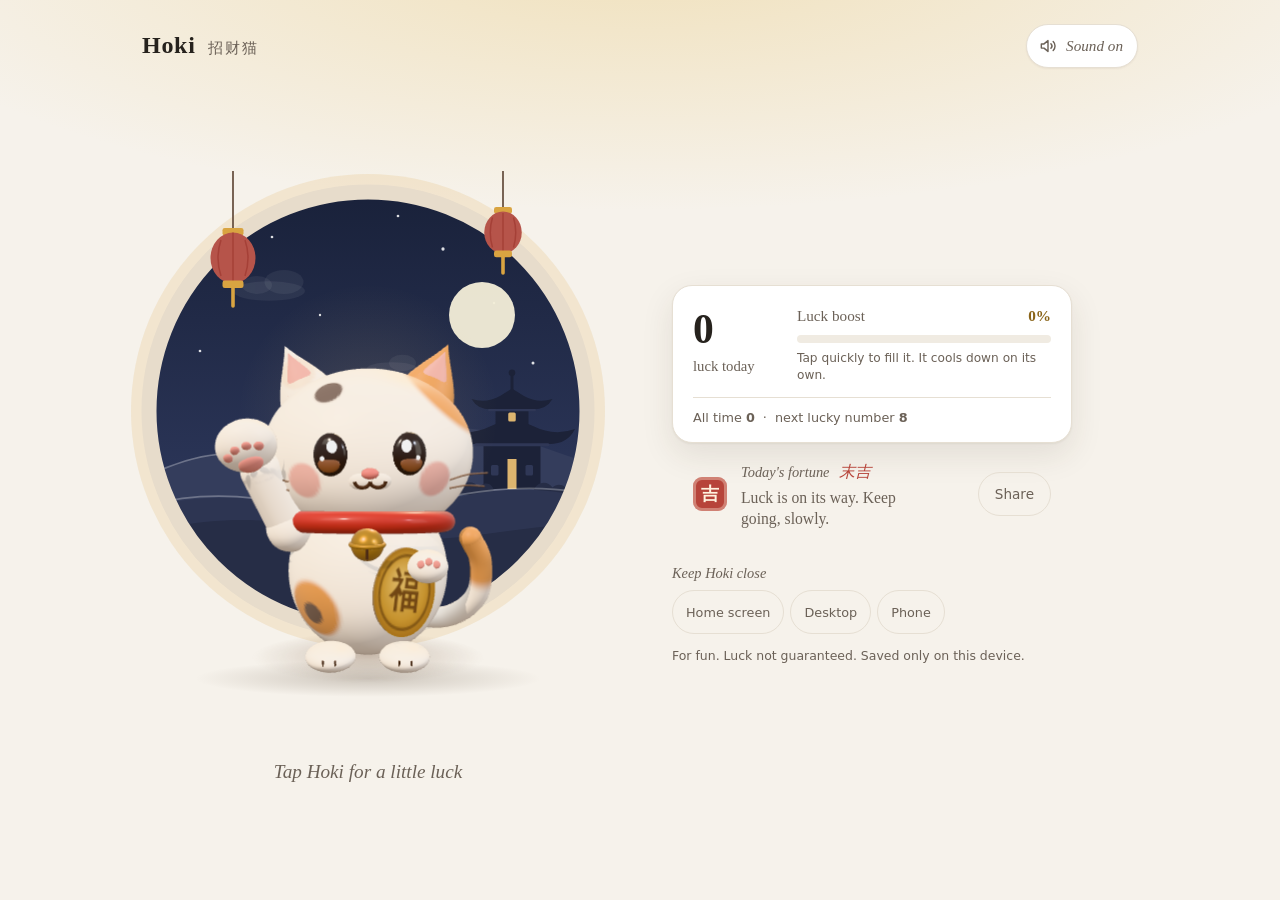
<file: index.html>
<!doctype html>
<html lang="en" data-time="day">
<head>
  <meta charset="utf-8">
  <meta name="viewport" content="width=device-width, initial-scale=1, viewport-fit=cover">
  <title>Hoki - tap the lucky cat for a luck boost</title>
  <meta name="description" content="A waving Chinese lucky cat (招财猫) for your home screen or desktop. Tap it for a luck boost. Offline, no account.">
  <meta name="theme-color" content="#f6f2eb" media="(prefers-color-scheme: light)">
  <meta name="theme-color" content="#221b16" media="(prefers-color-scheme: dark)">
  <link rel="manifest" href="manifest.webmanifest">
  <link rel="icon" href="assets/icon.svg" type="image/svg+xml">
  <link rel="apple-touch-icon" href="assets/icon-180.png">
  <meta name="apple-mobile-web-app-capable" content="yes">
  <meta name="apple-mobile-web-app-status-bar-style" content="default">
  <meta name="apple-mobile-web-app-title" content="Hoki">
  <link rel="stylesheet" href="css/style.css?v=3.2.0">
</head>
<body>
  <header class="top">
    <h1 class="brand">Hoki <span lang="zh">招财猫</span></h1>
    <button id="sound" class="sound-btn" type="button" aria-pressed="true">
      <svg viewBox="0 0 24 24" aria-hidden="true" focusable="false">
        <path d="M4 9.5h3.2L12 5.5v13l-4.8-4H4z"/>
        <path class="wave" d="M15.5 9.2a4 4 0 0 1 0 5.6M18.2 6.6a7.6 7.6 0 0 1 0 10.8"/>
        <path class="mute" d="M16 9.5l5 5M21 9.5l-5 5"/>
      </svg>
      <span id="sound-label">Sound on</span>
    </button>
  </header>

  <main class="stage" id="stage">
    <svg class="scene" viewBox="0 0 320 320" aria-hidden="true" focusable="false">
      <defs>
        <linearGradient id="sky" x1="0" y1="0" x2="0" y2="1">
          <stop offset="0" class="sky-top"/>
          <stop offset="0.62" class="sky-mid"/>
          <stop offset="1" class="sky-low"/>
        </linearGradient>
        <clipPath id="gate"><circle cx="160" cy="160" r="146"/></clipPath>
      </defs>
      <circle cx="160" cy="160" r="158" class="gate-halo"/>
      <g clip-path="url(#gate)">
        <rect width="320" height="320" fill="url(#sky)"/>
        <g class="stars">
          <circle cx="62" cy="70" r="1.2"/><circle cx="96" cy="44" r="0.9"/><circle cx="210" cy="52" r="1.1"/>
          <circle cx="244" cy="88" r="0.8"/><circle cx="128" cy="96" r="0.8"/><circle cx="270" cy="128" r="1"/>
          <circle cx="48" cy="120" r="0.9"/><circle cx="180" cy="30" r="0.9"/>
        </g>
        <circle class="orb" cx="236" cy="96" r="22"/>
        <g class="cloud">
          <ellipse cx="94" cy="80" rx="24" ry="6.5"/><ellipse cx="104" cy="74" rx="13" ry="8"/><ellipse cx="86" cy="76" rx="10" ry="6"/>
          <ellipse cx="176" cy="132" rx="17" ry="4.5"/><ellipse cx="183" cy="128" rx="9" ry="5.5"/>
        </g>
        <path class="hill-far" d="M0 212 C40 186 76 180 112 196 C142 208 170 176 210 172 C246 168 280 188 320 198 L320 320 L0 320 Z"/>
        <path class="hill-rim" d="M10 205 C44 187 76 183 110 196 M150 191 C172 178 196 172 224 173"/>
        <g class="temple">
          <rect x="237" y="181" width="38" height="31"/>
          <path d="M214 172 Q219 182 231 182 L281 182 Q293 182 298 172 Q284 177 270 170 L256 164 L242 170 Q228 177 214 172 Z"/>
          <rect x="245" y="157" width="22" height="13"/>
          <path d="M229 152 Q233 159 242 159 L270 159 Q279 159 283 152 Q273 155 264 150 L256 145 L248 150 Q239 155 229 152 Z"/>
          <rect x="255" y="135" width="2" height="11"/>
          <circle cx="256" cy="134.5" r="2.2"/>
          <rect x="253.5" y="161" width="5" height="6" rx="1" class="temple-light"/>
          <rect x="253" y="192" width="6" height="20" class="temple-light"/>
          <rect x="231" y="181.5" width="50" height="2" rx="1" class="temple-edge"/>
          <rect x="240" y="158.6" width="32" height="1.6" rx="0.8" class="temple-edge"/>
          <rect x="242" y="196" width="5" height="7" rx="1" class="temple-edge"/>
          <rect x="265" y="196" width="5" height="7" rx="1" class="temple-edge"/>
        </g>
        <path class="shrub" d="M220 216 C220 207 230 205 234 211 C237 206 245 208 244 216 Z M270 216 C270 208 279 205 283 211 C287 207 294 210 293 216 Z"/>
        <path class="hill-mid" d="M0 228 C42 214 82 216 122 225 C154 232 192 223 232 215 C262 209 292 214 320 220 L320 320 L0 320 Z"/>
        <path class="hill-rim" d="M14 223 C48 213 84 216 120 224 M196 221 C226 214 262 208 300 214"/>
        <path class="hill-near" d="M0 246 C48 228 98 230 150 242 C200 254 252 236 320 234 L320 320 L0 320 Z"/>
      </g>
      <circle cx="160" cy="160" r="146" class="gate-ring"/>
      <g class="lantern lantern-left">
        <line x1="70" y1="0" x2="70" y2="40"/>
        <rect x="63" y="38" width="14" height="5" rx="1.5" class="cap"/>
        <ellipse cx="70" cy="58" rx="15" ry="17" class="paper"/>
        <path d="M62 46 Q58 58 62 70 M78 46 Q82 58 78 70 M70 41 L70 75" class="rib"/>
        <rect x="63" y="73" width="14" height="5" rx="1.5" class="cap"/>
        <line x1="70" y1="78" x2="70" y2="90" class="tassel"/>
      </g>
      <g class="lantern lantern-right">
        <line x1="250" y1="0" x2="250" y2="26"/>
        <rect x="244" y="24" width="12" height="4.5" rx="1.5" class="cap"/>
        <ellipse cx="250" cy="41" rx="12.5" ry="14" class="paper"/>
        <path d="M243 31 Q240 41 243 51 M257 31 Q260 41 257 51 M250 28 L250 54" class="rib"/>
        <rect x="244" y="53" width="12" height="4.5" rx="1.5" class="cap"/>
        <line x1="250" y1="57.5" x2="250" y2="68" class="tassel"/>
      </g>
    </svg>
    <div class="ground" aria-hidden="true"></div>
    <div class="glow" id="glow" aria-hidden="true"></div>
    <button id="cat" class="cat" type="button" aria-label="Tap the lucky cat for a luck boost" aria-describedby="hint"></button>
    <div class="fx" id="fx" aria-hidden="true"></div>
    <div id="toast" class="toast" role="status" aria-live="polite"></div>
    <div class="widget-pill" aria-hidden="true"><span lang="zh">福</span> <b id="widget-count">0</b></div>
  </main>

  <p class="hint" id="hint">Tap Hoki for a little luck</p>

  <div class="side">

  <section class="card stats" aria-label="Your luck">
    <div class="today">
      <span class="num" id="today">0</span>
      <span class="label">luck today</span>
    </div>
    <div class="boost">
      <div class="boost-row"><span>Luck boost</span><b id="boost-pct">0%</b></div>
      <div class="bar" role="progressbar" aria-label="Luck boost" aria-describedby="boost-note" aria-valuemin="0" aria-valuemax="100" aria-valuenow="0" id="boost-bar"><span></span></div>
      <p class="boost-note" id="boost-note">Tap quickly to fill it. It cools down on its own.</p>
    </div>
    <p class="total">All time <b id="total">0</b><span class="dot" aria-hidden="true">·</span>next lucky number <b id="next">8</b></p>
  </section>

  <section class="card fortune" aria-label="Today's fortune">
    <span class="fortune-seal" id="fortune-seal" lang="zh" aria-hidden="true">吉</span>
    <div class="fortune-text">
      <p class="fortune-title">Today's fortune <span class="fortune-name" id="fortune-name" lang="zh">吉</span></p>
      <p class="fortune-line" id="fortune-line">Luck is near. Wave back.</p>
    </div>
    <button class="fortune-share" id="fortune-share" type="button" aria-label="Share today's fortune">
      <span id="fortune-share-label" aria-live="polite">Share</span>
    </button>
  </section>

  <footer class="foot">
    <p class="get-label" id="get-label">Keep Hoki close</p>
    <div class="actions" role="group" aria-labelledby="get-label">
      <button id="install" class="pill" type="button" aria-label="Add to home screen">Home screen</button>
      <button id="desktop-toggle" class="pill" type="button" aria-expanded="false" aria-controls="desktop" aria-label="Desktop widget">Desktop</button>
      <button id="phone-toggle" class="pill" type="button" aria-expanded="false" aria-controls="phone" aria-label="Phone widget">Phone</button>
    </div>
    <div id="install-help" class="panel" hidden></div>
    <div id="desktop" class="panel" hidden>
      <p><b>Windows app:</b> paste this into PowerShell. It installs Hoki as a real app, and the same live 3D cat sits on your desktop, watching your mouse.</p>
      <div class="cmd"><code id="install-cmd">irm https://juw12.github.io/hoki/desktop/install.ps1 | iex</code><button id="copy" class="pill small" type="button">Copy</button></div>
      <p class="fine">Click the cat for luck, drag to move, right-click for size, sound and the full app. Or <a href="https://github.com/juw12/hoki/releases/latest/download/Hoki.exe">download Hoki.exe</a>.</p>
    </div>
    <div id="phone" class="panel" hidden>
      <p><b>Android app:</b> the full 3D Hoki, offline, plus a home-screen widget where the cat waves and a tap adds luck.</p>
      <p><a id="apk-link" class="pill small dl" href="https://github.com/juw12/hoki/releases/latest/download/hoki-widget.apk">Download hoki-widget.apk</a></p>
      <p class="fine">Open the file to install (allow your browser to install apps once). Then long-press the home screen, choose Widgets, and drag Hoki out.</p>
      <p><b>iPhone:</b> Apple only allows home-screen widgets from App Store apps. Use Share, then "Add to Home Screen" for a full-screen Hoki that works offline.</p>
    </div>
    <p class="fine">For fun. Luck not guaranteed. Saved only on this device.</p>
  </footer>
  </div>

  <noscript>Hoki needs JavaScript to wave.</noscript>
  <script src="js/app.js?v=3.2.0" defer></script>
</body>
</html>
</file>
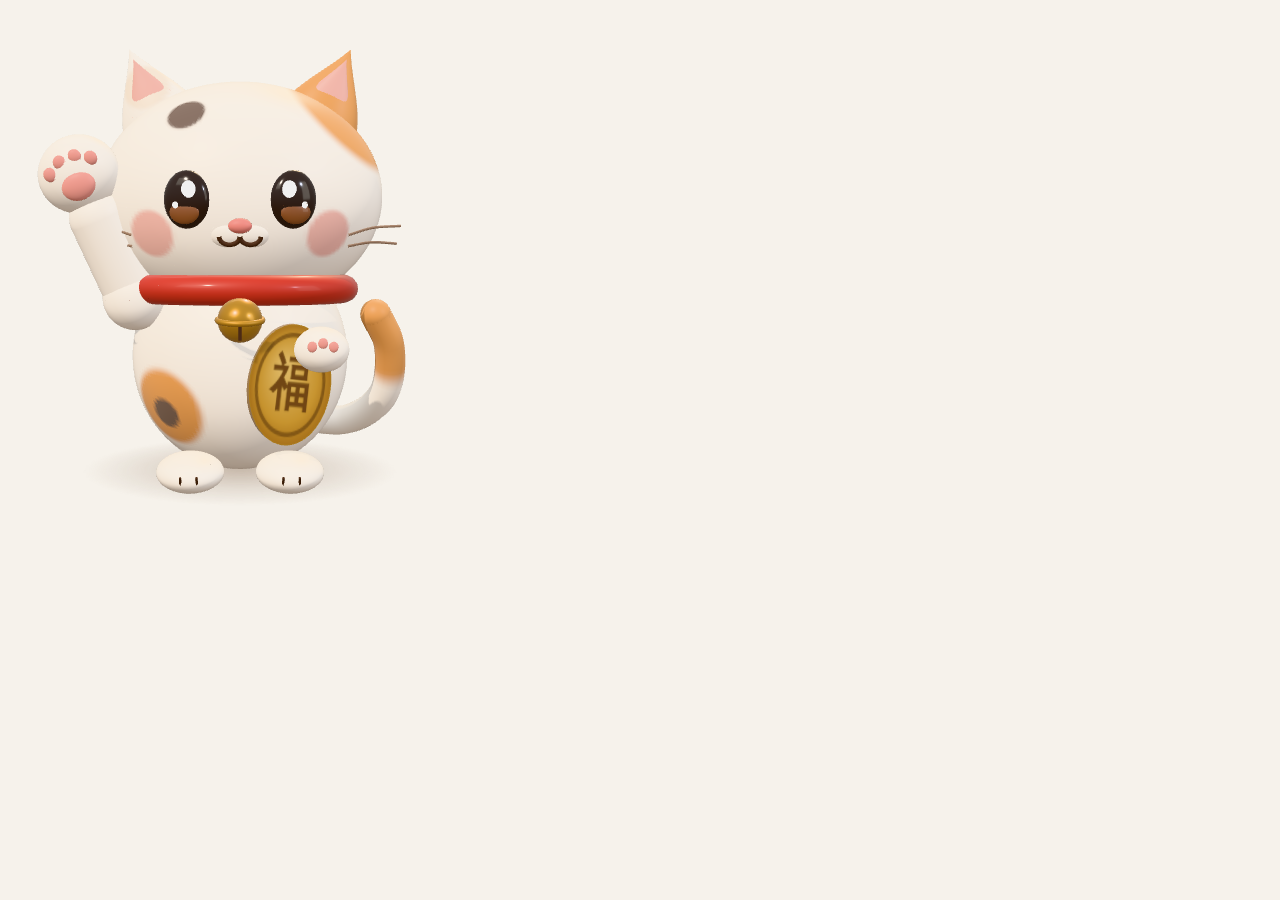
<file: tools/preview3d.html>
<!doctype html>
<html><head><meta charset="utf-8"><title>Hoki 3D preview</title>
<!-- Renders the 3D cat at a fixed pose: ?fold=0..1 (0 = paw raised, 1 = folded toward the viewer).
     ?transparent drops the backdrop (used by tools/make_widget_frames.py); ?w=&h= set the stage size. -->
<style>html,body{margin:0;background:#f6f2eb}body.transparent,html.transparent{background:transparent}#stage{width:480px;height:528px}#stage canvas{display:block;width:100%;height:100%}</style></head>
<body><div id="stage"></div>
<script type="module">
import { createCat3D } from '../js/cat3d.js';
const params = new URLSearchParams(location.search);
const stage = document.getElementById('stage');
if (params.has('transparent')) {
  document.documentElement.classList.add('transparent');
  document.body.classList.add('transparent');
}
if (params.has('w')) {
  stage.style.width = params.get('w') + 'px';
}
if (params.has('h')) {
  stage.style.height = params.get('h') + 'px';
}
const cat = createCat3D(stage, { sway: false });
cat.update(Number(params.get('fold') || 0), 0);
window.cat = cat;
window.setFold = (fold) => {
  cat.update(fold, 0);
  return new Promise((resolve) => requestAnimationFrame(() => requestAnimationFrame(resolve)));
};
window.ready = true;
</script></body></html>
</file>
<file: css/style.css>
/* Hoki - a calm little shrine for a waving lucky cat.
   Visual language follows Jeda: warm paper, white cards, serif display type, one gold accent,
   flat layered scenes. See design.md for the tokens. */

:root {
  --bg: #f6f2eb;
  --surface: #ffffff;
  --surface-2: #f0ebe2;
  --line: #e6dfd3;
  --text: #26221d;
  --muted: #6b6157;
  --gold: #d9a441;          /* fills only */
  --gold-ink: #8a6418;      /* gold text on light surfaces (AA) */
  --red: #b7443a;
  --radius: 20px;
  --radius-sm: 14px;
  --shadow: 0 1px 2px rgba(60, 45, 25, 0.06), 0 12px 32px rgba(60, 45, 25, 0.1);
  --serif: "Iowan Old Style", "Palatino Linotype", Palatino, "Noto Serif", "Noto Serif SC", "Songti SC", "SimSun", Georgia, serif;
  --sans: system-ui, -apple-system, "Segoe UI", Roboto, "Noto Sans", "Noto Sans SC", "Microsoft YaHei", sans-serif;
  --ring: #e7dccb;
  --halo: rgba(217, 164, 65, 0.16);
  --sky-top: #b4cddd;
  --sky-mid: #e4ece9;
  --sky-low: #f6efe0;
  --orb: #fff6d6;
  --hill-far: #c4cdb0;
  --hill-mid: #adbb98;
  --hill-near: #95a685;
  --temple: #75816a;
  --temple-edge: #9aa58c;
  --cloud: rgba(255, 255, 255, 0.7);
  --temple-light: #ffcf7a;
  --star-opacity: 0;
  color-scheme: light;
}

:root[data-time="dawn"] {
  --sky-top: #6d5a86;
  --sky-mid: #e0a183;
  --sky-low: #f6d5a8;
  --orb: #ffd08a;
  --hill-far: #a98f8a;
  --hill-near: #7d6f73;
  --temple: #5d5160;
  --hill-mid: #957d80;
  --temple-edge: #8a7a86;
  --cloud: rgba(255, 228, 210, 0.55);
}

:root[data-time="dusk"] {
  --sky-top: #3d3160;
  --sky-mid: #c46f62;
  --sky-low: #f2b27a;
  --orb: #ffcf86;
  --hill-far: #8b6470;
  --hill-near: #5e4a5c;
  --temple: #45374a;
  --hill-mid: #755666;
  --temple-edge: #6a5670;
  --cloud: rgba(255, 210, 190, 0.35);
}

:root[data-time="night"] {
  --sky-top: #182038;
  --sky-mid: #2a3456;
  --sky-low: #414b70;
  --orb: #f4efd8;
  --hill-far: #343d5c;
  --hill-near: #262d46;
  --temple: #1c2238;
  --star-opacity: 0.85;
  --hill-mid: #2d3552;
  --temple-edge: #2f3756;
  --cloud: rgba(255, 255, 255, 0.06);
}

@media (prefers-color-scheme: dark) {
  :root {
    --bg: #221b16;
    --surface: #2c241e;
    --surface-2: #382e26;
    --line: #483b31;
    --text: #efe9e0;
    --muted: #b0a596;
    --gold-ink: #e8be6a;
    --ring: #43392f;
    --halo: rgba(217, 164, 65, 0.12);
    --shadow: 0 1px 2px rgba(0, 0, 0, 0.3), 0 12px 32px rgba(0, 0, 0, 0.4);
    color-scheme: dark;
  }
  .scene {
    filter: brightness(0.92) saturate(0.9);
  }
  /* Dark mode by day: a quiet twilight inside the gate instead of a bright noon sky on a dark page. */
  :root[data-time="day"] {
    --sky-top: #2e3a55;
    --sky-mid: #56627d;
    --sky-low: #8a8790;
    --orb: #efe6c8;
    --hill-far: #4d5848;
    --hill-mid: #414c3e;
    --hill-near: #363f34;
    --temple: #262c25;
    --temple-edge: #3f4a3c;
    --cloud: rgba(255, 255, 255, 0.12);
    --star-opacity: 0.45;
  }
}

* {
  box-sizing: border-box;
}

[hidden] {
  display: none !important;
}

html,
body {
  margin: 0;
  min-height: 100%;
  background: var(--bg);
  color: var(--text);
  font-family: var(--sans);
  line-height: 1.55;
  -webkit-tap-highlight-color: transparent;
}

body {
  display: flex;
  flex-direction: column;
  align-items: center;
  min-height: 100vh;
  min-height: 100dvh;
  padding: env(safe-area-inset-top) 16px calc(32px + env(safe-area-inset-bottom));
  background: transparent;
  overflow-x: hidden;
}

html {
  /* The warm dawn glow lives on the root so it spans the full window at every width. */
  background:
    radial-gradient(ellipse 90% 42% at 50% -6%, rgba(232, 200, 120, 0.42), transparent 70%),
    var(--bg);
  background-attachment: fixed;
}

@media (prefers-color-scheme: dark) {
  html {
    background:
      radial-gradient(ellipse 60% 26% at 50% -6%, rgba(232, 190, 110, 0.13), transparent 70%),
      var(--bg);
  }
}

:focus-visible {
  outline: 3px solid var(--gold);
  outline-offset: 3px;
}

/* Keyboard focus traces Hoki's own silhouette in gold (a ~3 px contour plus a soft glow), so the ring hugs the cat
   instead of boxing the moon gate. The transparent outline stays for Windows high-contrast mode, where it turns solid. */
.cat:focus-visible {
  outline: 3px solid transparent;
  outline-offset: 2px;
}

.cat:focus-visible > svg,
.cat:focus-visible > canvas {
  filter:
    drop-shadow(1.5px 0 0 var(--gold))
    drop-shadow(-1.5px 0 0 var(--gold))
    drop-shadow(0 1.5px 0 var(--gold))
    drop-shadow(0 -1.5px 0 var(--gold))
    drop-shadow(0 0 10px rgba(217, 164, 65, 0.55));
}

/* ---------- header ---------- */

.top {
  width: 100%;
  max-width: 440px;
  display: flex;
  align-items: center;
  justify-content: space-between;
  padding: 14px 2px 4px;
}

.brand {
  margin: 0;
  font-family: var(--serif);
  font-weight: 600;
  font-size: 1.5rem;
  letter-spacing: 0.03em;
}

.brand span {
  margin-left: 6px;
  font-size: 0.95rem;
  font-weight: 400;
  color: var(--muted);
  letter-spacing: 0.12em;
}

.sound-btn {
  min-height: 44px;
  display: inline-flex;
  align-items: center;
  gap: 8px;
  padding: 0 14px 0 11px;
  /* A soft pill that matches the cards: same surface, hairline and gentle shadow */
  border: 1px solid var(--line);
  border-radius: 999px;
  background: var(--surface);
  box-shadow: 0 1px 2px rgba(60, 40, 20, 0.06);
  color: var(--muted);
  font: italic 400 0.95rem var(--serif);
  cursor: pointer;
  transition: background 0.2s ease, border-color 0.2s ease, box-shadow 0.2s ease;
}

.sound-btn:hover {
  background: var(--surface-2);
  box-shadow: 0 2px 6px rgba(60, 40, 20, 0.1);
}

.sound-btn svg {
  width: 20px;
  height: 20px;
  fill: none;
  stroke: currentColor;
  stroke-width: 1.7;
  stroke-linecap: round;
  stroke-linejoin: round;
}

.sound-btn .mute {
  display: none;
}

.sound-btn[aria-pressed="false"] {
  color: var(--muted);
}

.sound-btn[aria-pressed="false"] .wave {
  display: none;
}

.sound-btn[aria-pressed="false"] .mute {
  display: inline;
}

/* ---------- stage: moon gate + cat ---------- */

.stage {
  position: relative;
  /* Fits the phone height too: the stage shrinks before the stats card is pushed off screen. */
  width: clamp(240px, min(82vw, calc((100svh - 350px) / 1.1)), 380px);
  aspect-ratio: 1 / 1.1;
  margin-top: 8px;
}

.scene {
  position: absolute;
  top: 0;
  left: 0;
  width: 100%;
  height: auto;
  overflow: visible;
}

.scene .sky-top { stop-color: var(--sky-top); }
.scene .sky-mid { stop-color: var(--sky-mid); }
.scene .sky-low { stop-color: var(--sky-low); }
.scene .orb { fill: var(--orb); opacity: 0.95; }
.scene .hill-far { fill: var(--hill-far); }
.scene .hill-near { fill: var(--hill-near); }
.scene .hill-mid { fill: var(--hill-mid); }
.scene .hill-rim { fill: none; stroke: #ffffff; stroke-opacity: 0.28; stroke-width: 1.2; stroke-linecap: round; }
.scene .cloud { fill: var(--cloud); }
.scene .temple .temple-edge { fill: var(--temple-edge); }
.scene .shrub { fill: var(--hill-near); }
.scene .temple { fill: var(--temple); }
.scene .temple .temple-light { fill: var(--temple-light); opacity: 0.85; }
.scene .stars circle { fill: #fff; opacity: var(--star-opacity); }
.scene .gate-halo { fill: var(--halo); }
.scene .gate-ring { fill: none; stroke: var(--ring); stroke-width: 10; }

.scene * {
  transition: fill 2s ease, stop-color 2s ease;
}

.lantern line { stroke: #6b5444; stroke-width: 1.2; }
.lantern .paper { fill: #b6544a; }
.lantern .cap { fill: #d9a441; }
.lantern .rib { fill: none; stroke: #9e3830; stroke-width: 1; opacity: 0.7; }
.lantern .tassel { stroke: #d9a441; stroke-width: 2.4; stroke-linecap: round; }

.lantern {
  transform-box: view-box;
  animation: sway 5.5s ease-in-out infinite;
}

.lantern-left { transform-origin: 70px 0; }
.lantern-right { transform-origin: 250px 0; animation-delay: -2.2s; animation-duration: 6.5s; }

@keyframes sway {
  0%, 100% { transform: rotate(-3deg); }
  50% { transform: rotate(3deg); }
}

.ground {
  position: absolute;
  left: 50%;
  bottom: 0.5%;
  width: 72%;
  height: 7%;
  transform: translateX(-50%);
  border-radius: 50%;
  background: radial-gradient(closest-side, rgba(60, 40, 20, 0.22), transparent);
}

.glow {
  position: absolute;
  left: 50%;
  top: 46%;
  width: 82%;
  aspect-ratio: 1;
  transform: translate(-50%, -50%);
  border-radius: 50%;
  background: radial-gradient(closest-side, rgba(255, 214, 120, 0.85), rgba(255, 214, 120, 0) 72%);
  opacity: 0;
  pointer-events: none;
}

.cat {
  position: absolute;
  left: 50%;
  bottom: 0;
  width: 74%;
  aspect-ratio: 240 / 264;
  transform: translateX(-50%);
  padding: 0;
  border: 0;
  background: none;
  cursor: pointer;
  touch-action: manipulation;
  border-radius: 40%;
  transition: transform 0.12s ease;
}

.cat svg,
.cat canvas {
  display: block;
  width: 100%;
  height: 100%;
  overflow: visible;
}

/* The moon-gate halo breathes slowly so the scene feels alive before the first tap. */
.scene .gate-halo {
  transform-box: fill-box;
  transform-origin: center;
  animation: halo 4.2s ease-in-out infinite;
}

@keyframes halo {
  0%, 100% { opacity: 0.55; transform: scale(0.985); }
  50% { opacity: 1; transform: scale(1.02); }
}

@media (hover: hover) {
  .cat:hover {
    transform: translateX(-50%) scale(1.012);
  }
}

.cat:active,
.cat.bump {
  transform: translateX(-50%) scale(0.975);
}

.fx {
  position: fixed;
  inset: 0;
  pointer-events: none;
  z-index: 40;
}

.float {
  position: absolute;
  transform: translate(-50%, -50%);
  font-family: var(--serif);
  font-size: 1.5rem;
  font-weight: 700;
  /* floaters spawn over the scene sky: light gold with a soft dark lift reads at day and night */
  color: #f7d784;
  white-space: nowrap;
  text-shadow: 0 1px 2px rgba(38, 24, 10, 0.6), 0 0 10px rgba(38, 24, 10, 0.4);
  animation: float-up 1.3s cubic-bezier(0.2, 0.7, 0.3, 1) forwards;
}

.float.big {
  /* milestone seal: white on vermilion reads on cream and on the night sky */
  font-size: 2.4rem;
  line-height: 1;
  padding: 0.14em 0.22em 0.18em;
  border-radius: 14px;
  color: #fff8ea;
  background: #b7443a;
  box-shadow: 0 0 0 3px #fff8ea, 0 8px 22px rgba(110, 40, 28, 0.35);
  text-shadow: none;
  animation-duration: 2.2s;
}

@keyframes float-up {
  0% { opacity: 0; transform: translate(-50%, -30%) scale(0.9); }
  12% { opacity: 1; }
  62% { opacity: 1; }
  100% { opacity: 0; transform: translate(-50%, -190%) scale(1.04); }
}

.coin {
  position: absolute;
  width: 14px;
  height: 14px;
  border-radius: 50%;
  background: #e3b24e;
  box-shadow: inset 0 0 0 1.5px #b98a32;
  animation: coin-fly 1.1s cubic-bezier(0.2, 0.6, 0.4, 1) forwards;
}

.coin::after {
  content: "";
  position: absolute;
  left: 50%;
  top: 50%;
  width: 4px;
  height: 4px;
  transform: translate(-50%, -50%);
  background: #9a7128;
  border-radius: 1px;
}

@keyframes coin-fly {
  0% { opacity: 1; transform: translate(0, 0) scale(0.6); }
  100% { opacity: 0; transform: translate(var(--dx), var(--dy)) scale(1) rotate(200deg); }
}

.hint {
  margin: 10px 0 0;
  font-family: var(--serif);
  font-style: italic;
  font-size: 1rem;
  color: var(--muted);
  transition: opacity 0.6s ease;
}

.hint.quiet {
  opacity: 0.75;
}

/* ---------- stats card ---------- */

.card {
  width: 100%;
  max-width: 440px;
  background: var(--surface);
  border: 1px solid var(--line);
  border-radius: var(--radius);
  box-shadow: var(--shadow);
}

.stats {
  margin-top: 14px;
  padding: 18px 20px 14px;
  display: grid;
  grid-template-columns: auto minmax(0, 1fr);
  gap: 6px 20px;
  align-items: center;
}

.today {
  display: flex;
  flex-direction: column;
  align-items: flex-start;
  min-width: 84px;
}

.today .num {
  font-family: var(--serif);
  font-size: 2.6rem;
  line-height: 1;
  font-weight: 600;
  font-variant-numeric: tabular-nums;
}

.today .label {
  margin-top: 4px;
  font-family: var(--serif);
  font-size: 0.92rem;
  color: var(--muted);
}

.boost-row {
  display: flex;
  justify-content: space-between;
  font-family: var(--serif);
  font-size: 0.95rem;
  color: var(--muted);
  margin-bottom: 8px;
}

.boost-row b {
  color: var(--gold-ink);
  font-weight: 600;
  font-variant-numeric: tabular-nums;
}

.bar {
  height: 8px;
  border-radius: 999px;
  background: var(--surface-2);
  overflow: hidden;
}

.boost-note {
  margin: 7px 0 0;
  font-size: 0.76rem;
  line-height: 1.35;
  color: var(--muted);
}

.bar span {
  display: block;
  height: 100%;
  width: 0;
  border-radius: inherit;
  background: linear-gradient(90deg, #e8c46e, #d9a441);
}

.total {
  grid-column: 1 / -1;
  margin: 8px 0 0;
  padding-top: 10px;
  border-top: 1px solid var(--line);
  font-size: 0.8rem;
  color: var(--muted);
}

/* Secondary stats stay secondary: today's count and the boost are the headline. */
.total b {
  color: var(--muted);
  font-weight: 600;
}

.total .dot {
  margin: 0 8px;
}

/* ---------- footer ---------- */

.foot {
  width: 100%;
  max-width: 440px;
  margin-top: 12px;
  text-align: center;
}

.get-label {
  margin: 0 0 6px;
  font-family: var(--serif);
  font-style: italic;
  font-size: 0.9rem;
  color: var(--muted);
}

.actions {
  display: flex;
  justify-content: center;
  flex-wrap: wrap;
  gap: 8px;
}

.actions .pill {
  padding: 0 14px;
  border-color: var(--line);
  font-size: 0.8rem;
  font-weight: 400;
}

.pill {
  min-height: 44px;
  padding: 0 16px;
  border: 1px solid var(--line);
  border-radius: 999px;
  background: transparent;
  color: var(--muted);
  font: 500 0.85rem var(--sans);
  cursor: pointer;
}

.pill:hover {
  color: var(--text);
}

.pill:hover {
  background: var(--surface);
}

.pill.small {
  min-height: 44px;
  padding: 0 14px;
  background: var(--surface);
}

.panel {
  margin: 12px auto 0;
  padding: 14px 16px;
  text-align: left;
  font-size: 0.9rem;
  background: var(--surface);
  border: 1px solid var(--line);
  border-radius: var(--radius-sm);
}

.panel p {
  margin: 0 0 10px;
}

.cmd {
  display: flex;
  gap: 8px;
  align-items: center;
}

.cmd code {
  flex: 1;
  min-width: 0;
  padding: 10px 12px;
  border-radius: 10px;
  background: var(--surface-2);
  font: 0.8rem/1.4 ui-monospace, "Cascadia Mono", Consolas, monospace;
  overflow-wrap: anywhere;
}

.fine {
  margin: 12px 0 0;
  font-size: 0.78rem;
  color: var(--muted);
}

/* ---------- toast ---------- */

.toast {
  position: absolute;
  left: 50%;
  /* Under the cat, over the hint line: never across the lanterns or the header. */
  top: calc(100% - 14px);
  z-index: 50;
  display: flex;
  align-items: center;
  gap: 10px;
  width: max-content;
  max-width: min(92vw, 400px);
  padding: 5px 16px 5px 12px;
  background: var(--surface);
  border: 1px solid var(--line);
  border-radius: 16px;
  box-shadow: var(--shadow);
  color: var(--text);
  font-size: 0.92rem;
  opacity: 0;
  transform: translate(-50%, 8px);
  transition: opacity 0.35s ease, transform 0.35s ease;
  pointer-events: none;
}

.toast.show {
  opacity: 1;
  transform: translate(-50%, 0);
}

.hint.away {
  opacity: 0;
}

.toast span {
  line-height: 1.35;
}

.toast strong {
  font-weight: 600;
}

.toast b {
  font-family: var(--serif);
  font-size: 1.45rem;
  line-height: 1;
  color: var(--red);
}

@media (prefers-color-scheme: dark) {
  .toast b {
    color: #e8786a;
  }
}

/* ---------- daily fortune ---------- */

.fortune {
  order: 0; /* right after the luck card: today's count and today's fortune read together */
  margin-top: 10px;
  padding: 6px 20px;
  display: flex;
  align-items: center;
  gap: 14px;
  background: transparent;
  border-color: transparent;
  box-shadow: none;
}

.fortune-seal {
  flex: none;
  display: grid;
  place-items: center;
  width: 34px;
  height: 34px;
  border-radius: 9px;
  background: var(--red);
  color: #fff3df;
  font-family: var(--serif);
  font-size: 1.1rem;
  font-weight: 700;
  line-height: 1;
  box-shadow: inset 0 0 0 3px rgba(255, 243, 223, 0.35);
}

.fortune-title {
  margin: 0;
  font-family: var(--serif);
  font-style: italic;
  font-size: 0.9rem;
  color: var(--muted);
}

.fortune-name {
  margin-left: 6px;
  font-family: var(--serif);
  font-size: 1rem;
  letter-spacing: 0;
  color: var(--red);
  text-transform: none;
}

.fortune-line {
  margin: 2px 0 0;
  text-wrap: pretty;
  font-family: var(--serif);
  font-size: 0.98rem;
  line-height: 1.35;
  color: var(--muted);
}

.fortune-text {
  flex: 1;
}

.fortune-share {
  flex: none;
  display: inline-flex;
  align-items: center;
  min-height: 44px;
  padding: 0 16px;
  border: 1px solid var(--line);
  border-radius: 999px;
  background: transparent;
  color: var(--muted);
  font: 500 0.85rem var(--sans);
  cursor: pointer;
  transition: border-color 0.25s, color 0.25s;
}

.fortune-share:hover {
  border-color: var(--gold);
  color: var(--gold-ink);
}

.fortune-share:focus-visible {
  outline: 2px solid var(--gold-ink);
  outline-offset: 2px;
}

.fortune-share.is-copied {
  border-color: var(--gold);
  color: var(--gold-ink);
}

.pill.dl {
  display: inline-flex;
  align-items: center;
  color: var(--text);
  text-decoration: none;
}

/* ---------- larger screens: scene left, luck right ---------- */

.side {
  width: 100%;
  max-width: 440px;
  display: flex;
  flex-direction: column;
  align-items: center;
}

@media (min-width: 900px) and (min-height: 560px) {
  body {
    display: grid;
    grid-template-columns: minmax(0, 1fr) minmax(0, 1fr);
    /* header, cat row, hint row: both columns top-aligned so the side column meets the cat's top */
    grid-template-rows: auto auto auto;
    column-gap: 64px;
    justify-items: center;
    align-items: start;
    max-width: 1080px;
    margin: 0 auto;
    padding: 0 40px 40px;
  }

  .top {
    grid-column: 1 / -1;
    max-width: none;
    padding: 24px 2px 22px;
  }

  .stage {
    grid-column: 1;
    grid-row: 2;
    justify-self: end;
    width: min(42vw, calc((100vh - 140px) / 1.1), 480px);
  }

  .side {
    grid-column: 2;
    grid-row: 2;
    justify-self: start;
    align-self: center; /* one composed column, centred on the cat scene */
    align-items: flex-start;
    max-width: 400px;
  }

  .foot {
    margin-top: 26px; /* same rhythm as the cards above, no dead gap */
  }

  .hint {
    grid-column: 1;
    grid-row: 3;
    justify-self: end;
    align-self: start;
    width: min(42vw, calc((100vh - 140px) / 1.1), 480px);
    margin: -16px 0 0; /* tuck under the cat's feet: the grid gap alone left the hint floating */
    text-align: center;
    font-size: 1.2rem;
  }

  .fortune {
    order: 0;
    margin-top: 10px;
  }

  .foot,
  .actions {
    text-align: left;
    justify-content: flex-start;
  }

  .actions {
    flex-wrap: nowrap;
    gap: 6px;
  }

  .actions .pill {
    padding: 0 13px;
    white-space: nowrap;
  }
}

/* ---------- widget mode (?widget): only the cat ---------- */

html:has(body.widget) {
  background: transparent;
}

body.widget {
  background: transparent;
  padding: 0;
  justify-content: center;
}

body.widget .top,
body.widget .hint,
body.widget .stats,
body.widget .fortune,
body.widget .foot,
body.widget .scene,
body.widget .ground {
  display: none;
}

body.widget .stage {
  width: min(96vw, 96vh);
}

/* Today's count under the desktop cat (widget modes only). */
.widget-pill {
  display: none;
}

body.widget .widget-pill {
  position: absolute;
  left: 50%;
  bottom: 2%;
  transform: translateX(-50%);
  display: inline-flex;
  align-items: center;
  gap: 6px;
  padding: 3px 12px;
  border-radius: 999px;
  background: #b6453a;
  color: #fff8ee;
  font: 600 0.82rem var(--serif);
  box-shadow: 0 2px 6px rgba(60, 30, 20, 0.25);
  pointer-events: none;
}

body.widget .widget-pill b {
  font-variant-numeric: tabular-nums;
}

/* The native app has its own window, so the install-to-home-screen pill is not needed. */
body.native #install {
  display: none;
}

/* Right-click menu of the native desktop cat. */
.widget-menu {
  position: fixed;
  z-index: 20;
  display: flex;
  flex-direction: column;
  min-width: 136px;
  padding: 4px;
  border: 1px solid var(--line);
  border-radius: 12px;
  background: var(--surface);
  box-shadow: var(--shadow);
}

.widget-menu[hidden] {
  display: none;
}

.widget-menu button {
  padding: 6px 10px;
  border: 0;
  border-radius: 8px;
  background: transparent;
  color: var(--text);
  font: 400 0.85rem var(--sans, system-ui);
  text-align: left;
  cursor: pointer;
}

.widget-menu button:hover,
.widget-menu button:focus-visible {
  background: var(--surface-2);
  outline: none;
}

@media (prefers-reduced-motion: reduce) {
  .lantern,
  .scene .gate-halo {
    animation: none;
  }
  .float,
  .coin {
    animation-duration: 0.01ms;
  }
}
</file>
